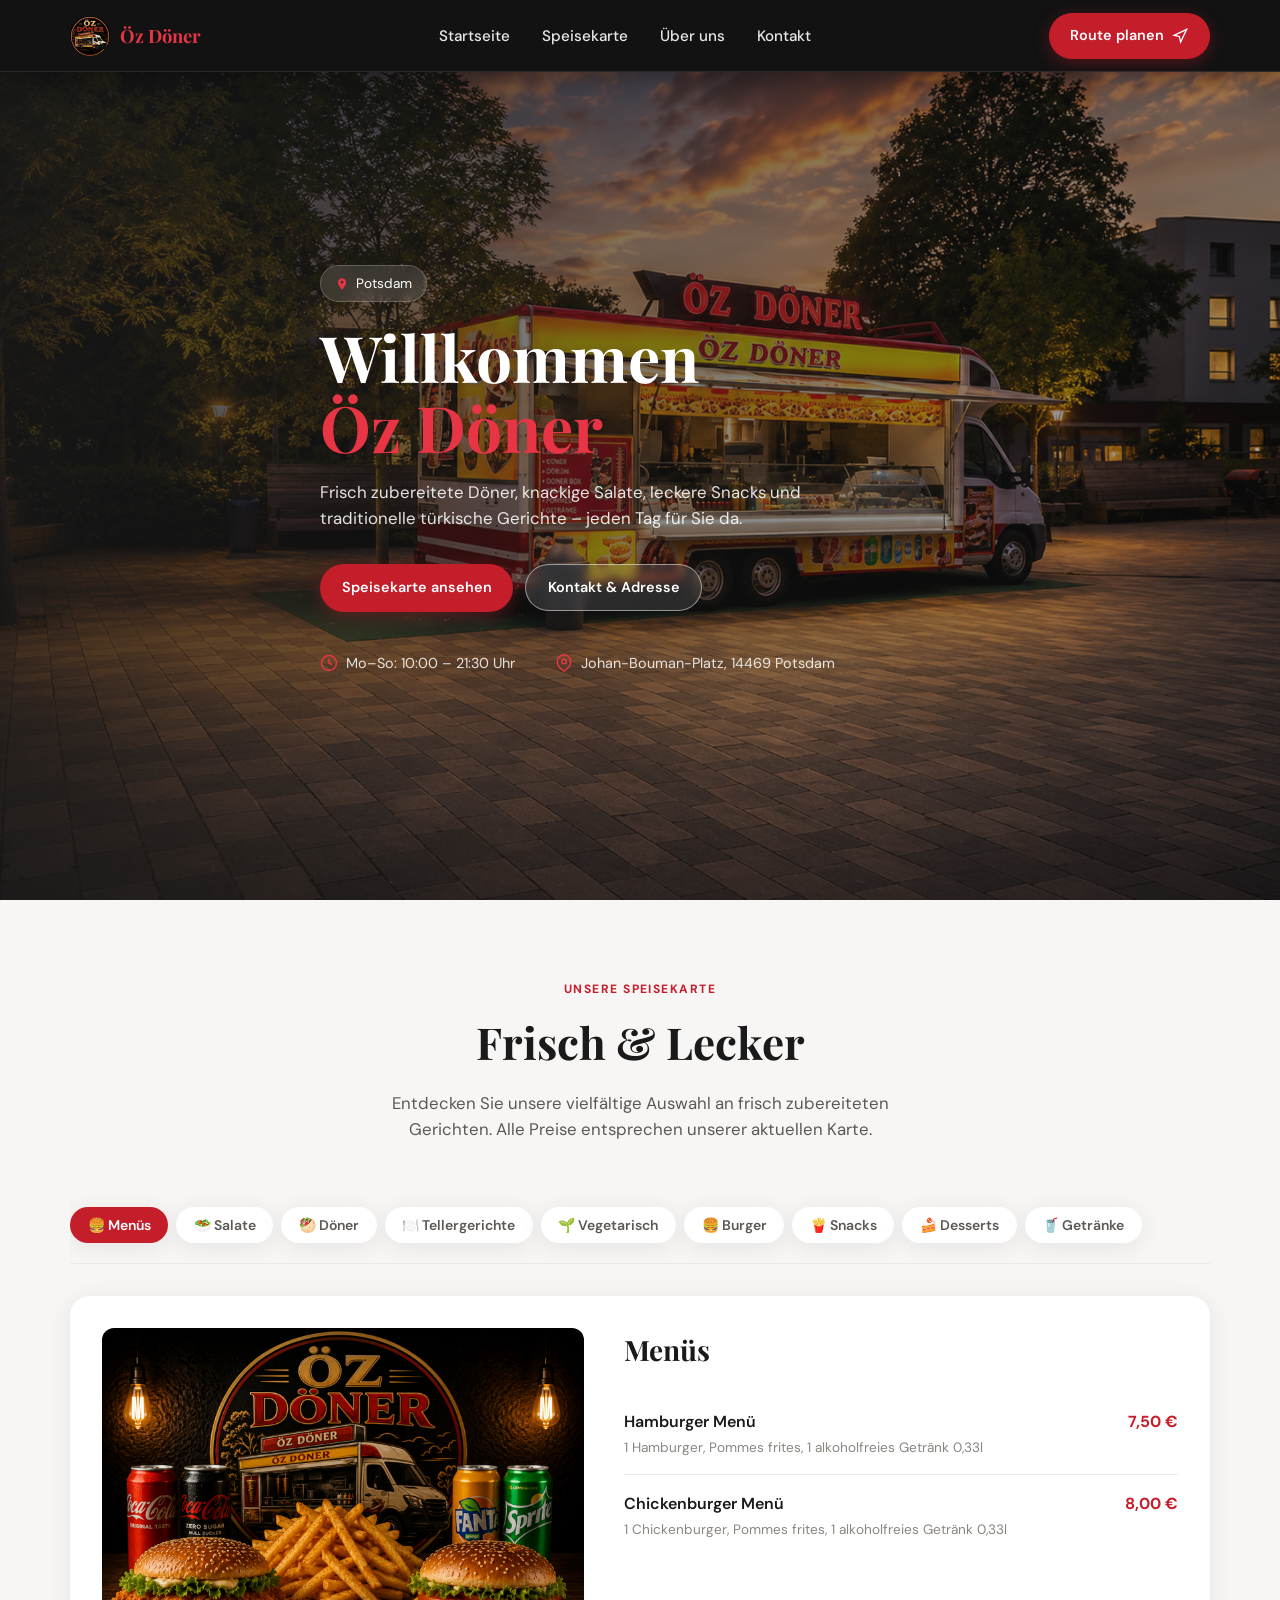
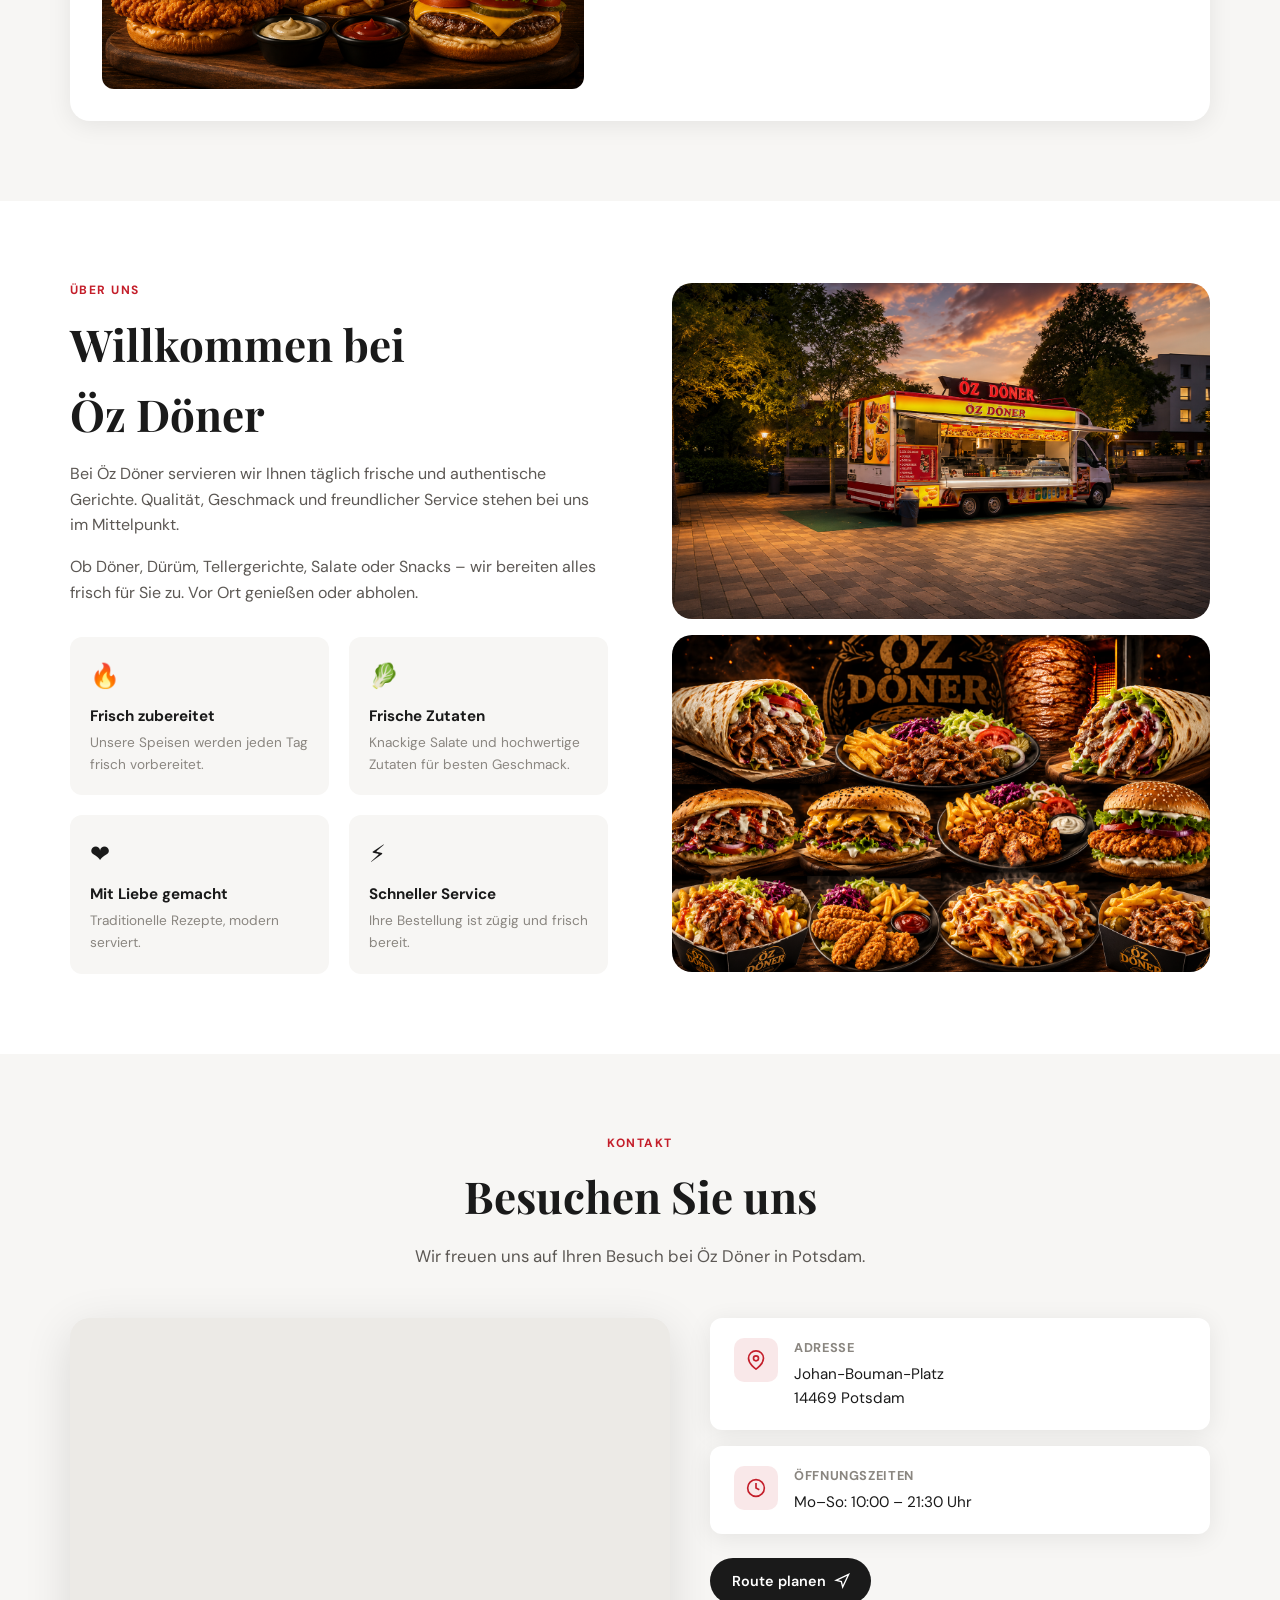
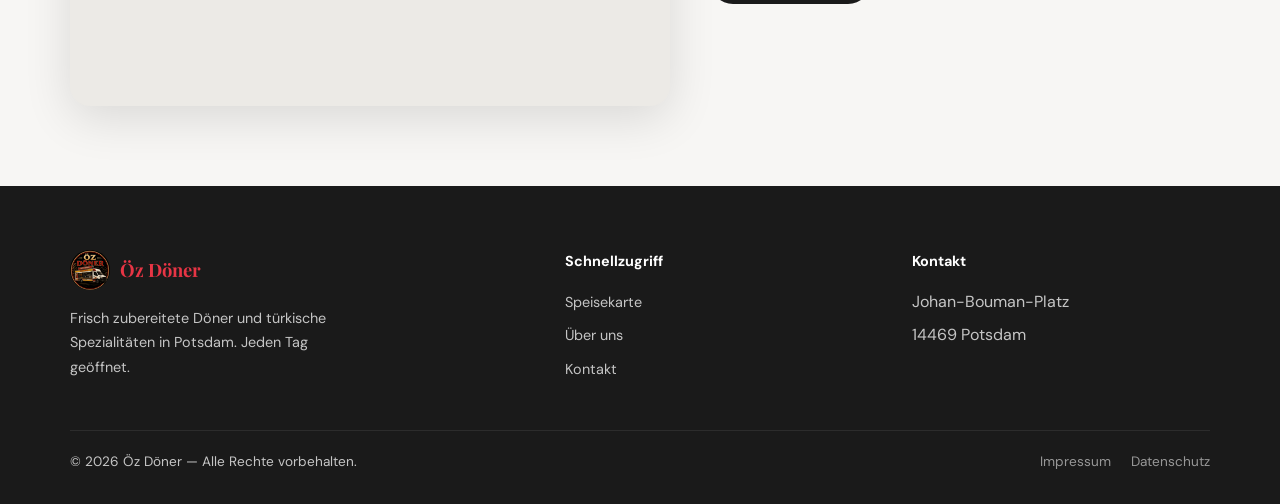
<file: index.html>
<!DOCTYPE html>
<html lang="de">
  <head>
    <meta charset="UTF-8" />
    <meta name="viewport" content="width=device-width, initial-scale=1.0" />
    <meta
      name="description"
      content="Öz Döner in Potsdam – Frische Döner, Salate, Snacks und türkische Spezialitäten."
    />
    <title>Startseite | Öz Döner</title>
    <link rel="icon" href="images/logo.png" type="image/png" />
    <link rel="apple-touch-icon" href="images/logo.png" />
    <link rel="preconnect" href="https://fonts.googleapis.com" />
    <link rel="preconnect" href="https://fonts.gstatic.com" crossorigin />
    <link
      href="https://fonts.googleapis.com/css2?family=DM+Sans:ital,opsz,wght@0,9..40,400;0,9..40,500;0,9..40,600;0,9..40,700;1,9..40,400&family=Playfair+Display:wght@600;700&display=swap"
      rel="stylesheet"
    />
    <link rel="stylesheet" href="css/style.css" />
    <link rel="stylesheet" href="css/legal.css" />
  </head>
  <body>
    <header class="site-header scrolled">
      <div class="container header-inner">
        <a href="#start" class="logo">
          <img class="logo-mark" src="images/logo.png" alt="Öz Döner" width="40" height="40" />
          <span>Öz Döner</span>
        </a>

        <button
          class="nav-toggle"
          type="button"
          aria-label="Menü öffnen"
          aria-expanded="false"
        >
          <span></span>
          <span></span>
          <span></span>
        </button>

        <nav class="nav-links" aria-label="Hauptnavigation">
          <a href="#start">Startseite</a>
          <a href="#speisekarte">Speisekarte</a>
          <a href="#ueber-uns">Über uns</a>
          <a href="#kontakt">Kontakt</a>
          <a class="btn btn-primary btn-order-mobile" href="#kontakt">Route planen</a>
        </nav>

        <a class="btn btn-primary header-cta-desktop" href="#kontakt">
          Route planen
          <svg xmlns="http://www.w3.org/2000/svg" viewBox="0 0 24 24" fill="none" stroke="currentColor" stroke-width="2" aria-hidden="true">
            <polygon points="3 11 22 2 13 21 11 13 3 11"></polygon>
          </svg>
        </a>
      </div>
    </header>
    <div class="nav-backdrop" hidden aria-hidden="true"></div>

    <main>
      <section class="hero" id="start">
        <div class="hero-bg" role="img" aria-label="Öz Döner"></div>
        <div class="container hero-content">
          <span class="hero-badge">
            <svg xmlns="http://www.w3.org/2000/svg" viewBox="0 0 24 24" fill="currentColor" aria-hidden="true">
              <path d="M12 2C8.13 2 5 5.13 5 9c0 5.25 7 13 7 13s7-7.75 7-13c0-3.87-3.13-7-7-7zm0 9.5a2.5 2.5 0 1 1 0-5 2.5 2.5 0 0 1 0 5z"/>
            </svg>
            Potsdam
          </span>
          <h1>Willkommen<br><span class="accent nowrap">Öz Döner</span></h1>
          <p class="hero-text">
            Frisch zubereitete Döner, knackige Salate, leckere Snacks und traditionelle
            türkische Gerichte – jeden Tag für Sie da.
          </p>
          <div class="hero-actions">
            <a href="#speisekarte" class="btn btn-primary">Speisekarte ansehen</a>
            <a class="btn btn-outline" href="#kontakt">Kontakt &amp; Adresse</a>
          </div>
          <div class="hero-meta">
            <span class="hero-meta-item">
              <svg xmlns="http://www.w3.org/2000/svg" viewBox="0 0 24 24" fill="none" stroke="currentColor" stroke-width="2" aria-hidden="true">
                <circle cx="12" cy="12" r="10"></circle>
                <polyline points="12 6 12 12 16 14"></polyline>
              </svg>
              Mo–So: 10:00 – 21:30 Uhr
            </span>
            <span class="hero-meta-item">
              <svg xmlns="http://www.w3.org/2000/svg" viewBox="0 0 24 24" fill="none" stroke="currentColor" stroke-width="2" aria-hidden="true">
                <path d="M21 10c0 7-9 13-9 13s-9-6-9-13a9 9 0 0 1 18 0z"></path>
                <circle cx="12" cy="10" r="3"></circle>
              </svg>
              Johan-Bouman-Platz, 14469 Potsdam
            </span>
          </div>
        </div>
      </section>

      <section class="section menu-section" id="speisekarte">
        <div class="container">
          <header class="section-header">
            <span class="section-label">Unsere Speisekarte</span>
            <h2 class="section-title">Frisch &amp; Lecker</h2>
            <p class="section-subtitle">
              Entdecken Sie unsere vielfältige Auswahl an frisch zubereiteten Gerichten.
              Alle Preise entsprechen unserer aktuellen Karte.
            </p>
          </header>

          <div class="menu-nav-wrap">
            <nav class="menu-nav" id="menu-nav" aria-label="Speisekarten-Kategorien"></nav>
          </div>

          <div class="menu-panel" id="menu-panel">
            <div class="menu-panel-visual">
              <img
                id="menu-category-image"
                src="images/backplan.png"
                alt="Menükategorie"
                width="600"
                height="450"
              />
            </div>
            <div class="menu-panel-content">
              <h3 class="menu-category-title" id="menu-category-title">Menüs</h3>
              <ul class="menu-list" id="menu-category-list"></ul>
            </div>
          </div>
        </div>
      </section>

      <section class="section" id="ueber-uns">
        <div class="container about-grid">
          <div class="about-text">
            <span class="section-label">Über uns</span>
            <h2 class="section-title">Willkommen bei<br><span class="nowrap">Öz Döner</span></h2>
            <p>
              Bei Öz Döner servieren wir Ihnen täglich frische und authentische Gerichte.
              Qualität, Geschmack und freundlicher Service stehen bei uns im Mittelpunkt.
            </p>
            <p>
              Ob Döner, Dürüm, Tellergerichte, Salate oder Snacks – wir bereiten alles
              frisch für Sie zu. Vor Ort genießen oder abholen.
            </p>
            <div class="features-grid">
              <div class="feature-card">
                <div class="feature-icon" aria-hidden="true">🔥</div>
                <h4>Frisch zubereitet</h4>
                <p>Unsere Speisen werden jeden Tag frisch vorbereitet.</p>
              </div>
              <div class="feature-card">
                <div class="feature-icon" aria-hidden="true">🥬</div>
                <h4>Frische Zutaten</h4>
                <p>Knackige Salate und hochwertige Zutaten für besten Geschmack.</p>
              </div>
              <div class="feature-card">
                <div class="feature-icon" aria-hidden="true">❤️</div>
                <h4>Mit Liebe gemacht</h4>
                <p>Traditionelle Rezepte, modern serviert.</p>
              </div>
              <div class="feature-card">
                <div class="feature-icon" aria-hidden="true">⚡</div>
                <h4>Schneller Service</h4>
                <p>Ihre Bestellung ist zügig und frisch bereit.</p>
              </div>
            </div>
          </div>
          <div class="about-gallery about-gallery-duo">
            <img src="images/backplan.png" alt="Öz Döner Restaurant" loading="lazy" width="800" height="450" />
            <img src="images/doner/doner.png" alt="Öz Döner Spezialitäten" loading="lazy" width="800" height="450" />
          </div>
        </div>
      </section>

      <section class="section contact-section" id="kontakt">
        <div class="container">
          <header class="section-header">
            <span class="section-label">Kontakt</span>
            <h2 class="section-title">Besuchen Sie uns</h2>
            <p class="section-subtitle">
              Wir freuen uns auf Ihren Besuch bei Öz Döner in Potsdam.
            </p>
          </header>

          <div class="contact-grid">
            <div class="map-wrap">
              <iframe
                title="Standort Öz Döner auf Google Maps"
                src="https://www.google.com/maps?q=Johan-Bouman-Platz,+14469+Potsdam&output=embed"
                allowfullscreen=""
                loading="lazy"
                referrerpolicy="no-referrer-when-downgrade"
              ></iframe>
            </div>

            <div class="contact-cards">
              <div class="contact-card">
                <div class="contact-card-icon" aria-hidden="true">
                  <svg xmlns="http://www.w3.org/2000/svg" viewBox="0 0 24 24" fill="none" stroke="currentColor" stroke-width="2">
                    <path d="M21 10c0 7-9 13-9 13s-9-6-9-13a9 9 0 0 1 18 0z"></path>
                    <circle cx="12" cy="10" r="3"></circle>
                  </svg>
                </div>
                <div>
                  <h4>Adresse</h4>
                  <p>Johan-Bouman-Platz<br />14469 Potsdam</p>
                </div>
              </div>

              <div class="contact-card">
                <div class="contact-card-icon" aria-hidden="true">
                  <svg xmlns="http://www.w3.org/2000/svg" viewBox="0 0 24 24" fill="none" stroke="currentColor" stroke-width="2">
                    <circle cx="12" cy="12" r="10"></circle>
                    <polyline points="12 6 12 12 16 14"></polyline>
                  </svg>
                </div>
                <div>
                  <h4>Öffnungszeiten</h4>
                  <p>Mo–So: 10:00 – 21:30 Uhr</p>
                </div>
              </div>

              <div class="contact-actions">
                <a
                  class="btn btn-dark"
                  href="https://www.google.com/maps/dir/?api=1&destination=Johan-Bouman-Platz,+14469+Potsdam"
                  target="_blank"
                  rel="noopener noreferrer"
                >
                  Route planen
                  <svg xmlns="http://www.w3.org/2000/svg" viewBox="0 0 24 24" fill="none" stroke="currentColor" stroke-width="2" aria-hidden="true">
                    <polygon points="3 11 22 2 13 21 11 13 3 11"></polygon>
                  </svg>
                </a>
              </div>
            </div>
          </div>
        </div>
      </section>
    </main>

    <footer class="site-footer">
      <div class="container">
        <div class="footer-grid">
          <div class="footer-brand">
            <a href="#start" class="logo">
              <img class="logo-mark" src="images/logo.png" alt="Öz Döner" width="40" height="40" />
              <span>Öz Döner</span>
            </a>
            <p>
              Frisch zubereitete Döner und türkische Spezialitäten in Potsdam.
              Jeden Tag geöffnet.
            </p>
          </div>
          <div class="footer-col">
            <h4>Schnellzugriff</h4>
            <ul>
              <li><a href="#speisekarte">Speisekarte</a></li>
              <li><a href="#ueber-uns">Über uns</a></li>
              <li><a href="#kontakt">Kontakt</a></li>
            </ul>
          </div>
          <div class="footer-col">
            <h4>Kontakt</h4>
            <ul>
              <li>Johan-Bouman-Platz</li>
              <li>14469 Potsdam</li>
            </ul>
          </div>
        </div>
        <div class="footer-bottom">
          <span>© 2026 Öz Döner — Alle Rechte vorbehalten.</span>
          <span class="footer-legal-links">
            <a href="impressum.html">Impressum</a>
            <a href="datenschutz.html">Datenschutz</a>
          </span>
        </div>
      </div>
    </footer>

    <script src="js/site-base.js"></script>
    <script src="js/menu.js"></script>
    <script src="js/main.js"></script>
  </body>
</html>
</file>
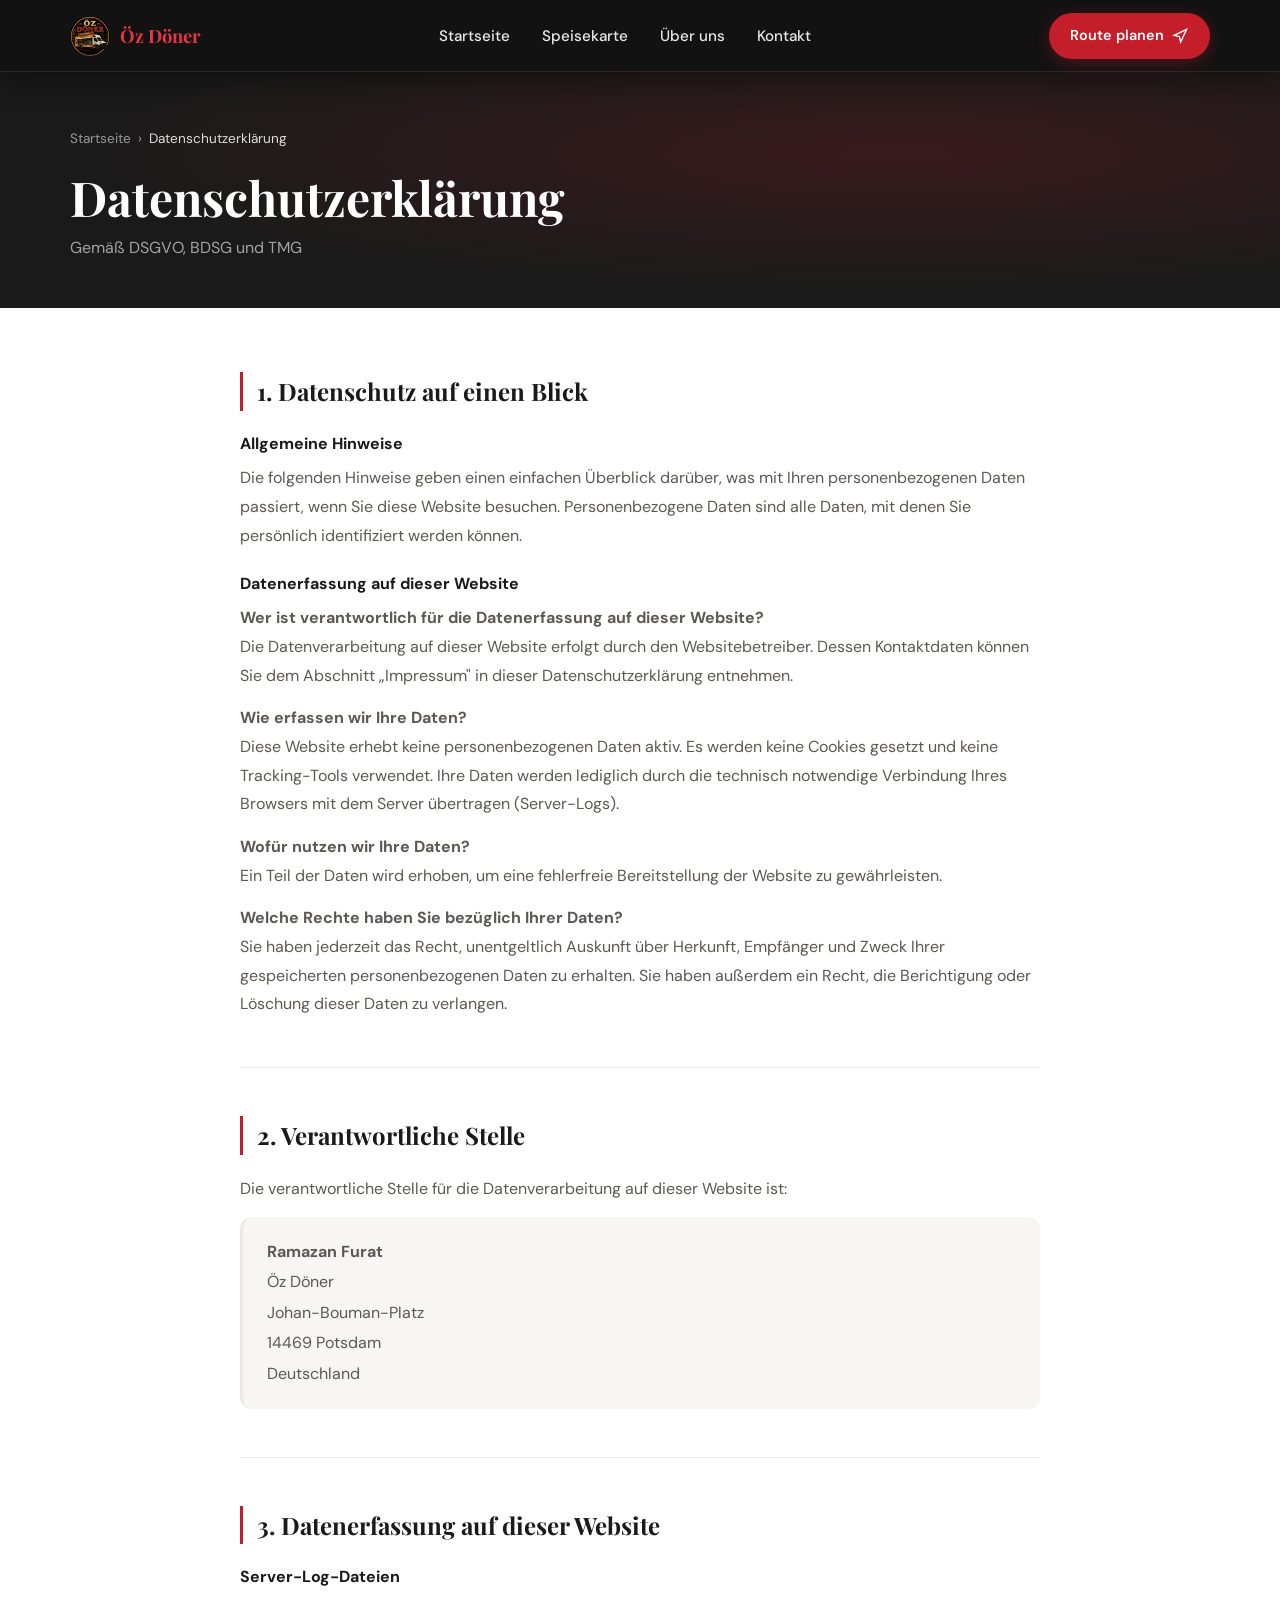
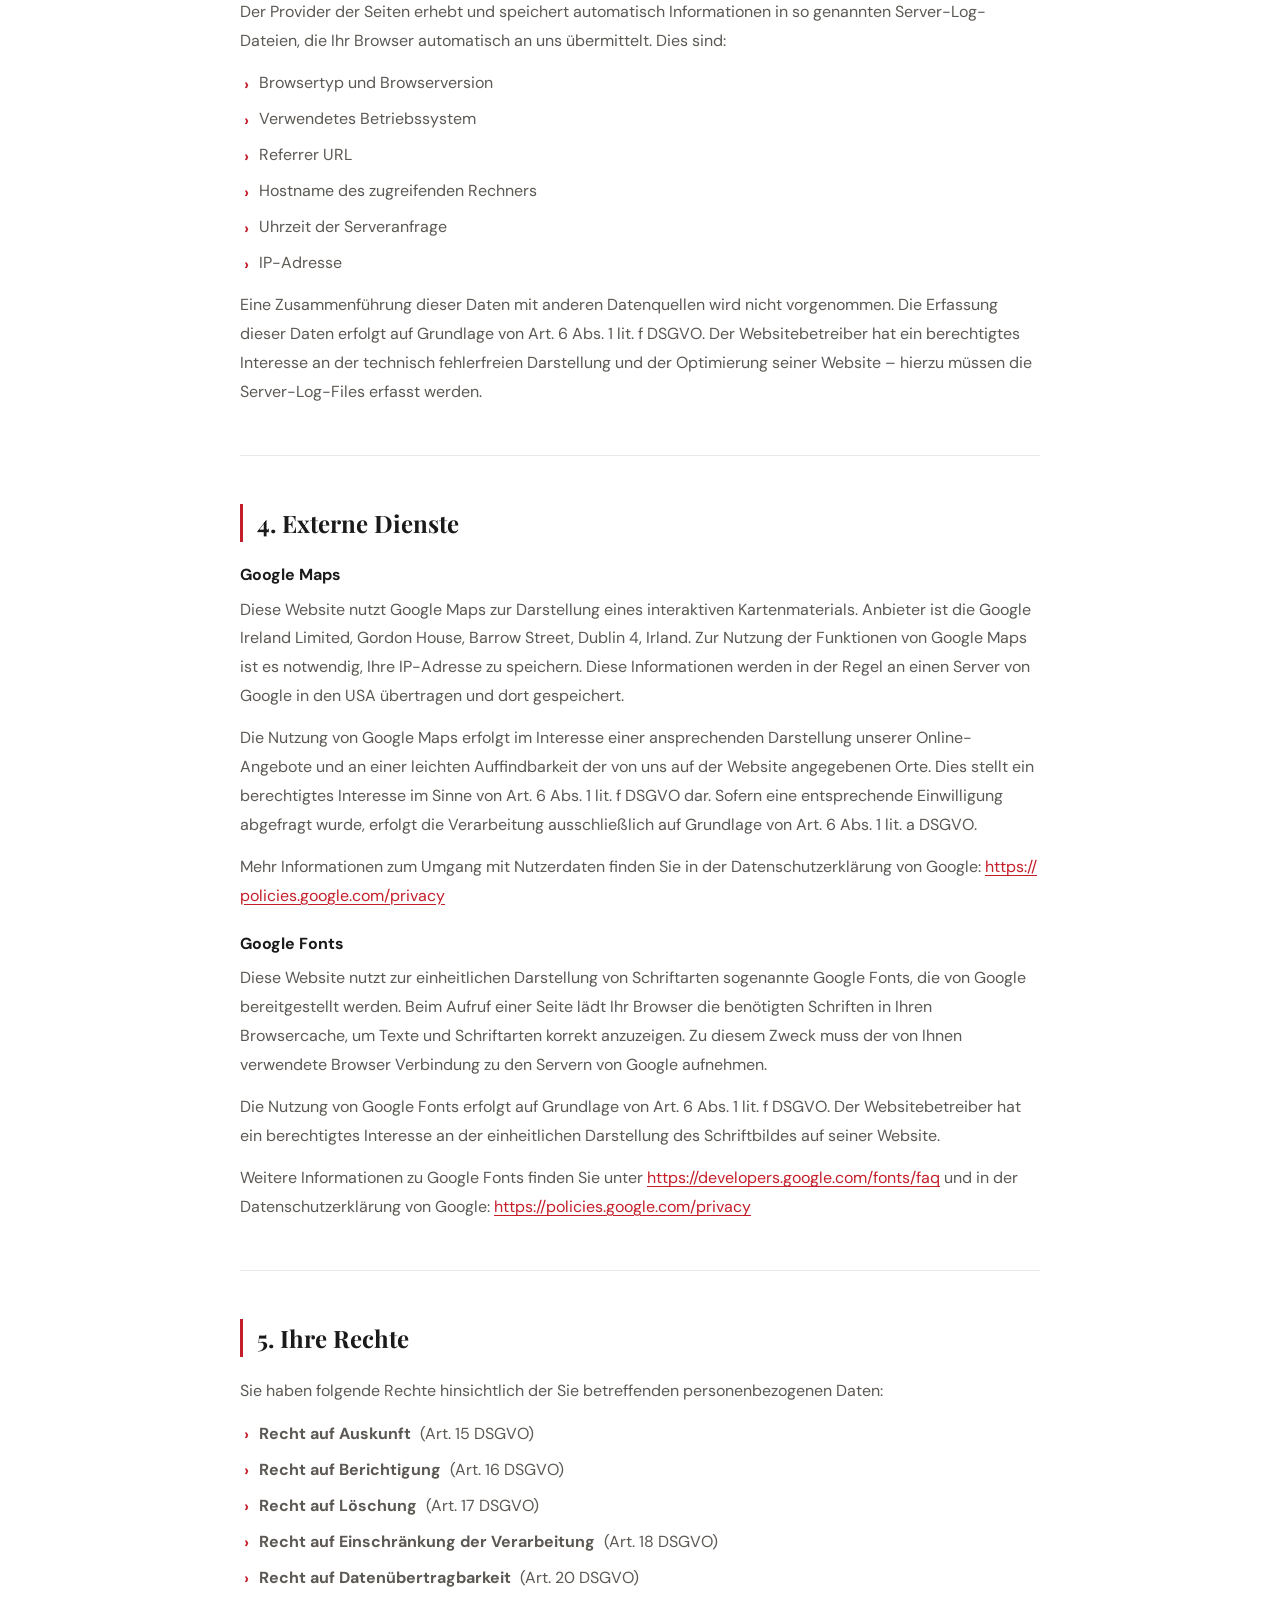
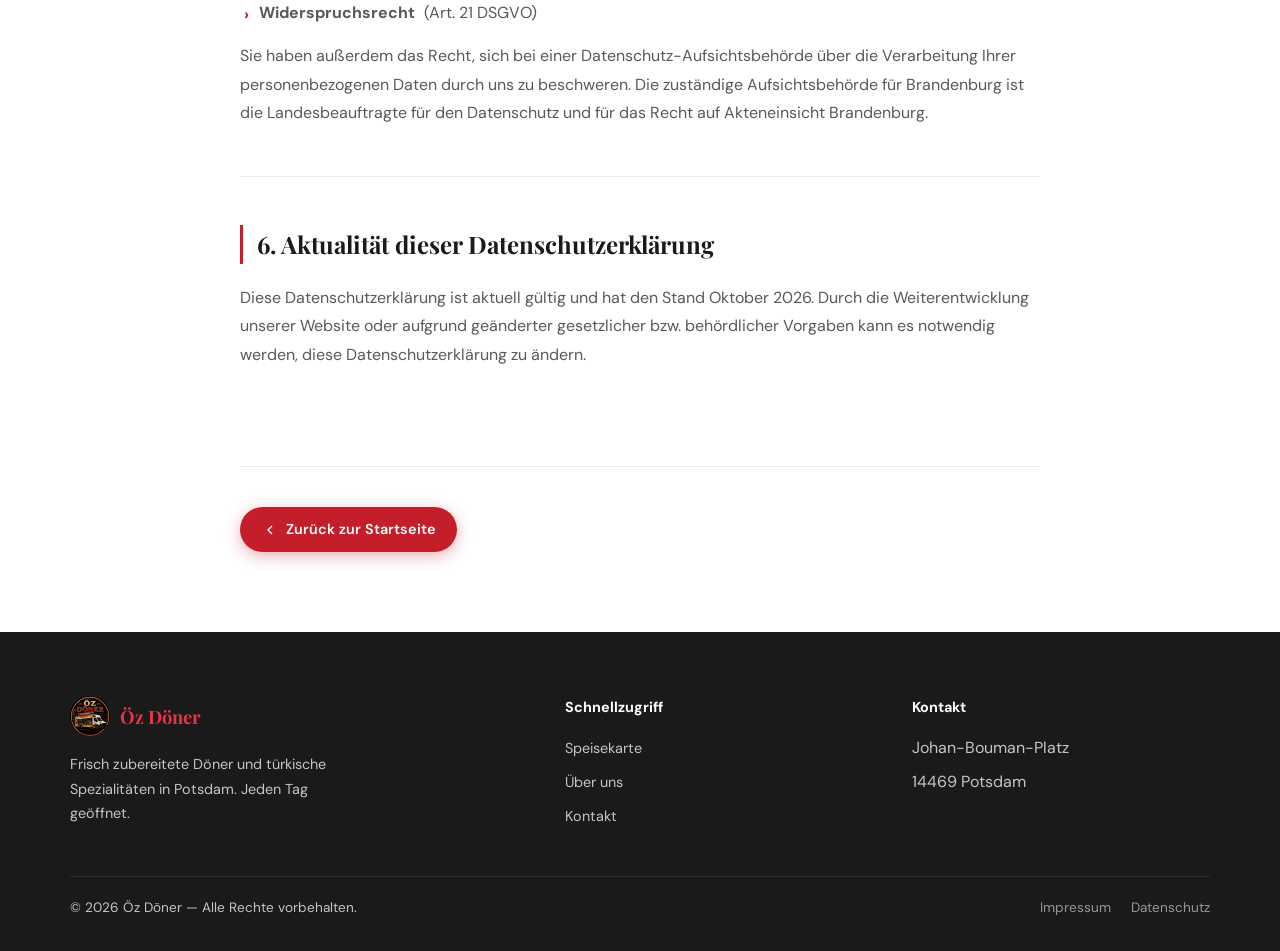
<file: datenschutz.html>
<!DOCTYPE html>
<html lang="de">
  <head>
    <meta charset="UTF-8" />
    <meta name="viewport" content="width=device-width, initial-scale=1.0" />
    <meta
      name="description"
      content="Datenschutzerklärung von Öz Döner in Potsdam – Informationen zum Datenschutz gemäß DSGVO."
    />
    <meta name="robots" content="noindex, follow" />
    <title>Datenschutzerklärung | Öz Döner</title>
    <link rel="icon" href="images/logo.png" type="image/png" />
    <link rel="apple-touch-icon" href="images/logo.png" />
    <link rel="preconnect" href="https://fonts.googleapis.com" />
    <link rel="preconnect" href="https://fonts.gstatic.com" crossorigin />
    <link
      href="https://fonts.googleapis.com/css2?family=DM+Sans:ital,opsz,wght@0,9..40,400;0,9..40,500;0,9..40,600;0,9..40,700;1,9..40,400&family=Playfair+Display:wght@600;700&display=swap"
      rel="stylesheet"
    />
    <link rel="stylesheet" href="css/style.css" />
    <link rel="stylesheet" href="css/legal.css" />
  </head>
  <body>
    <header class="site-header scrolled">
      <div class="container header-inner">
        <a href="index.html" class="logo">
          <img class="logo-mark" src="images/logo.png" alt="Öz Döner" width="40" height="40" />
          <span>Öz Döner</span>
        </a>

        <button
          class="nav-toggle"
          type="button"
          aria-label="Menü öffnen"
          aria-expanded="false"
        >
          <span></span>
          <span></span>
          <span></span>
        </button>

        <nav class="nav-links" aria-label="Hauptnavigation">
          <a href="index.html">Startseite</a>
          <a href="index.html#speisekarte">Speisekarte</a>
          <a href="index.html#ueber-uns">Über uns</a>
          <a href="index.html#kontakt">Kontakt</a>
          <a class="btn btn-primary btn-order-mobile" href="index.html#kontakt">Route planen</a>
        </nav>

        <a class="btn btn-primary header-cta-desktop" href="index.html#kontakt">
          Route planen
          <svg xmlns="http://www.w3.org/2000/svg" viewBox="0 0 24 24" fill="none" stroke="currentColor" stroke-width="2" aria-hidden="true">
            <polygon points="3 11 22 2 13 21 11 13 3 11"></polygon>
          </svg>
        </a>
      </div>
    </header>
    <div class="nav-backdrop" hidden aria-hidden="true"></div>

    <main>
      <div class="legal-hero">
        <div class="container">
          <nav class="breadcrumb" aria-label="Breadcrumb">
            <a href="index.html">Startseite</a>
            <span aria-hidden="true">›</span>
            <span aria-current="page">Datenschutzerklärung</span>
          </nav>
          <h1>Datenschutzerklärung</h1>
          <p class="legal-hero-sub">Gemäß DSGVO, BDSG und TMG</p>
        </div>
      </div>

      <div class="legal-body">
        <div class="container legal-container">

          <section class="legal-section">
            <h2>1. Datenschutz auf einen Blick</h2>
            <h3>Allgemeine Hinweise</h3>
            <p>
              Die folgenden Hinweise geben einen einfachen Überblick darüber, was mit Ihren personenbezogenen Daten passiert, wenn Sie diese Website besuchen. Personenbezogene Daten sind alle Daten, mit denen Sie persönlich identifiziert werden können.
            </p>

            <h3>Datenerfassung auf dieser Website</h3>
            <p>
              <strong>Wer ist verantwortlich für die Datenerfassung auf dieser Website?</strong><br />
              Die Datenverarbeitung auf dieser Website erfolgt durch den Websitebetreiber. Dessen Kontaktdaten können Sie dem Abschnitt „Impressum" in dieser Datenschutzerklärung entnehmen.
            </p>
            <p>
              <strong>Wie erfassen wir Ihre Daten?</strong><br />
              Diese Website erhebt keine personenbezogenen Daten aktiv. Es werden keine Cookies gesetzt und keine Tracking-Tools verwendet. Ihre Daten werden lediglich durch die technisch notwendige Verbindung Ihres Browsers mit dem Server übertragen (Server-Logs).
            </p>
            <p>
              <strong>Wofür nutzen wir Ihre Daten?</strong><br />
              Ein Teil der Daten wird erhoben, um eine fehlerfreie Bereitstellung der Website zu gewährleisten.
            </p>
            <p>
              <strong>Welche Rechte haben Sie bezüglich Ihrer Daten?</strong><br />
              Sie haben jederzeit das Recht, unentgeltlich Auskunft über Herkunft, Empfänger und Zweck Ihrer gespeicherten personenbezogenen Daten zu erhalten. Sie haben außerdem ein Recht, die Berichtigung oder Löschung dieser Daten zu verlangen.
            </p>
          </section>

          <section class="legal-section">
            <h2>2. Verantwortliche Stelle</h2>
            <p>Die verantwortliche Stelle für die Datenverarbeitung auf dieser Website ist:</p>
            <address>
              <strong>Ramazan Furat</strong><br />
              Öz Döner<br />
              Johan-Bouman-Platz<br />
              14469 Potsdam<br />
              Deutschland
            </address>
          </section>

          <section class="legal-section">
            <h2>3. Datenerfassung auf dieser Website</h2>

            <h3>Server-Log-Dateien</h3>
            <p>
              Der Provider der Seiten erhebt und speichert automatisch Informationen in so genannten Server-Log-Dateien, die Ihr Browser automatisch an uns übermittelt. Dies sind:
            </p>
            <ul class="legal-list">
              <li>Browsertyp und Browserversion</li>
              <li>Verwendetes Betriebssystem</li>
              <li>Referrer URL</li>
              <li>Hostname des zugreifenden Rechners</li>
              <li>Uhrzeit der Serveranfrage</li>
              <li>IP-Adresse</li>
            </ul>
            <p>
              Eine Zusammenführung dieser Daten mit anderen Datenquellen wird nicht vorgenommen. Die Erfassung dieser Daten erfolgt auf Grundlage von Art. 6 Abs. 1 lit. f DSGVO. Der Websitebetreiber hat ein berechtigtes Interesse an der technisch fehlerfreien Darstellung und der Optimierung seiner Website – hierzu müssen die Server-Log-Files erfasst werden.
            </p>
          </section>

          <section class="legal-section">
            <h2>4. Externe Dienste</h2>

            <h3>Google Maps</h3>
            <p>
              Diese Website nutzt Google Maps zur Darstellung eines interaktiven Kartenmaterials. Anbieter ist die Google Ireland Limited, Gordon House, Barrow Street, Dublin 4, Irland. Zur Nutzung der Funktionen von Google Maps ist es notwendig, Ihre IP-Adresse zu speichern. Diese Informationen werden in der Regel an einen Server von Google in den USA übertragen und dort gespeichert.
            </p>
            <p>
              Die Nutzung von Google Maps erfolgt im Interesse einer ansprechenden Darstellung unserer Online-Angebote und an einer leichten Auffindbarkeit der von uns auf der Website angegebenen Orte. Dies stellt ein berechtigtes Interesse im Sinne von Art. 6 Abs. 1 lit. f DSGVO dar. Sofern eine entsprechende Einwilligung abgefragt wurde, erfolgt die Verarbeitung ausschließlich auf Grundlage von Art. 6 Abs. 1 lit. a DSGVO.
            </p>
            <p>
              Mehr Informationen zum Umgang mit Nutzerdaten finden Sie in der Datenschutzerklärung von Google:
              <a href="https://policies.google.com/privacy" target="_blank" rel="noopener noreferrer" class="legal-link">https://policies.google.com/privacy</a>
            </p>

            <h3>Google Fonts</h3>
            <p>
              Diese Website nutzt zur einheitlichen Darstellung von Schriftarten sogenannte Google Fonts, die von Google bereitgestellt werden. Beim Aufruf einer Seite lädt Ihr Browser die benötigten Schriften in Ihren Browsercache, um Texte und Schriftarten korrekt anzuzeigen. Zu diesem Zweck muss der von Ihnen verwendete Browser Verbindung zu den Servern von Google aufnehmen.
            </p>
            <p>
              Die Nutzung von Google Fonts erfolgt auf Grundlage von Art. 6 Abs. 1 lit. f DSGVO. Der Websitebetreiber hat ein berechtigtes Interesse an der einheitlichen Darstellung des Schriftbildes auf seiner Website.
            </p>
            <p>
              Weitere Informationen zu Google Fonts finden Sie unter
              <a href="https://developers.google.com/fonts/faq" target="_blank" rel="noopener noreferrer" class="legal-link">https://developers.google.com/fonts/faq</a>
              und in der Datenschutzerklärung von Google:
              <a href="https://policies.google.com/privacy" target="_blank" rel="noopener noreferrer" class="legal-link">https://policies.google.com/privacy</a>
            </p>
          </section>

          <section class="legal-section">
            <h2>5. Ihre Rechte</h2>
            <p>Sie haben folgende Rechte hinsichtlich der Sie betreffenden personenbezogenen Daten:</p>
            <ul class="legal-list">
              <li><strong>Recht auf Auskunft</strong> (Art. 15 DSGVO)</li>
              <li><strong>Recht auf Berichtigung</strong> (Art. 16 DSGVO)</li>
              <li><strong>Recht auf Löschung</strong> (Art. 17 DSGVO)</li>
              <li><strong>Recht auf Einschränkung der Verarbeitung</strong> (Art. 18 DSGVO)</li>
              <li><strong>Recht auf Datenübertragbarkeit</strong> (Art. 20 DSGVO)</li>
              <li><strong>Widerspruchsrecht</strong> (Art. 21 DSGVO)</li>
            </ul>
            <p>
              Sie haben außerdem das Recht, sich bei einer Datenschutz-Aufsichtsbehörde über die Verarbeitung Ihrer personenbezogenen Daten durch uns zu beschweren. Die zuständige Aufsichtsbehörde für Brandenburg ist die Landesbeauftragte für den Datenschutz und für das Recht auf Akteneinsicht Brandenburg.
            </p>
          </section>

          <section class="legal-section">
            <h2>6. Aktualität dieser Datenschutzerklärung</h2>
            <p>
              Diese Datenschutzerklärung ist aktuell gültig und hat den Stand Oktober 2026. Durch die Weiterentwicklung unserer Website oder aufgrund geänderter gesetzlicher bzw. behördlicher Vorgaben kann es notwendig werden, diese Datenschutzerklärung zu ändern.
            </p>
          </section>

          <div class="legal-back">
            <a href="index.html" class="btn btn-primary">
              <svg xmlns="http://www.w3.org/2000/svg" viewBox="0 0 24 24" fill="none" stroke="currentColor" stroke-width="2" aria-hidden="true">
                <polyline points="15 18 9 12 15 6"></polyline>
              </svg>
              Zurück zur Startseite
            </a>
          </div>

        </div>
      </div>
    </main>

    <footer class="site-footer">
      <div class="container">
        <div class="footer-grid">
          <div class="footer-brand">
            <a href="index.html" class="logo">
              <img class="logo-mark" src="images/logo.png" alt="Öz Döner" width="40" height="40" />
              <span>Öz Döner</span>
            </a>
            <p>
              Frisch zubereitete Döner und türkische Spezialitäten in Potsdam.
              Jeden Tag geöffnet.
            </p>
          </div>
          <div class="footer-col">
            <h4>Schnellzugriff</h4>
            <ul>
              <li><a href="index.html#speisekarte">Speisekarte</a></li>
              <li><a href="index.html#ueber-uns">Über uns</a></li>
              <li><a href="index.html#kontakt">Kontakt</a></li>
            </ul>
          </div>
          <div class="footer-col">
            <h4>Kontakt</h4>
            <ul>
              <li>Johan-Bouman-Platz</li>
              <li>14469 Potsdam</li>
            </ul>
          </div>
        </div>
        <div class="footer-bottom">
          <span>© 2026 Öz Döner — Alle Rechte vorbehalten.</span>
          <span class="footer-legal-links">
            <a href="impressum.html">Impressum</a>
            <a href="datenschutz.html">Datenschutz</a>
          </span>
        </div>
      </div>
    </footer>

    <script src="js/site-base.js"></script>
  </body>
</html>
</file>
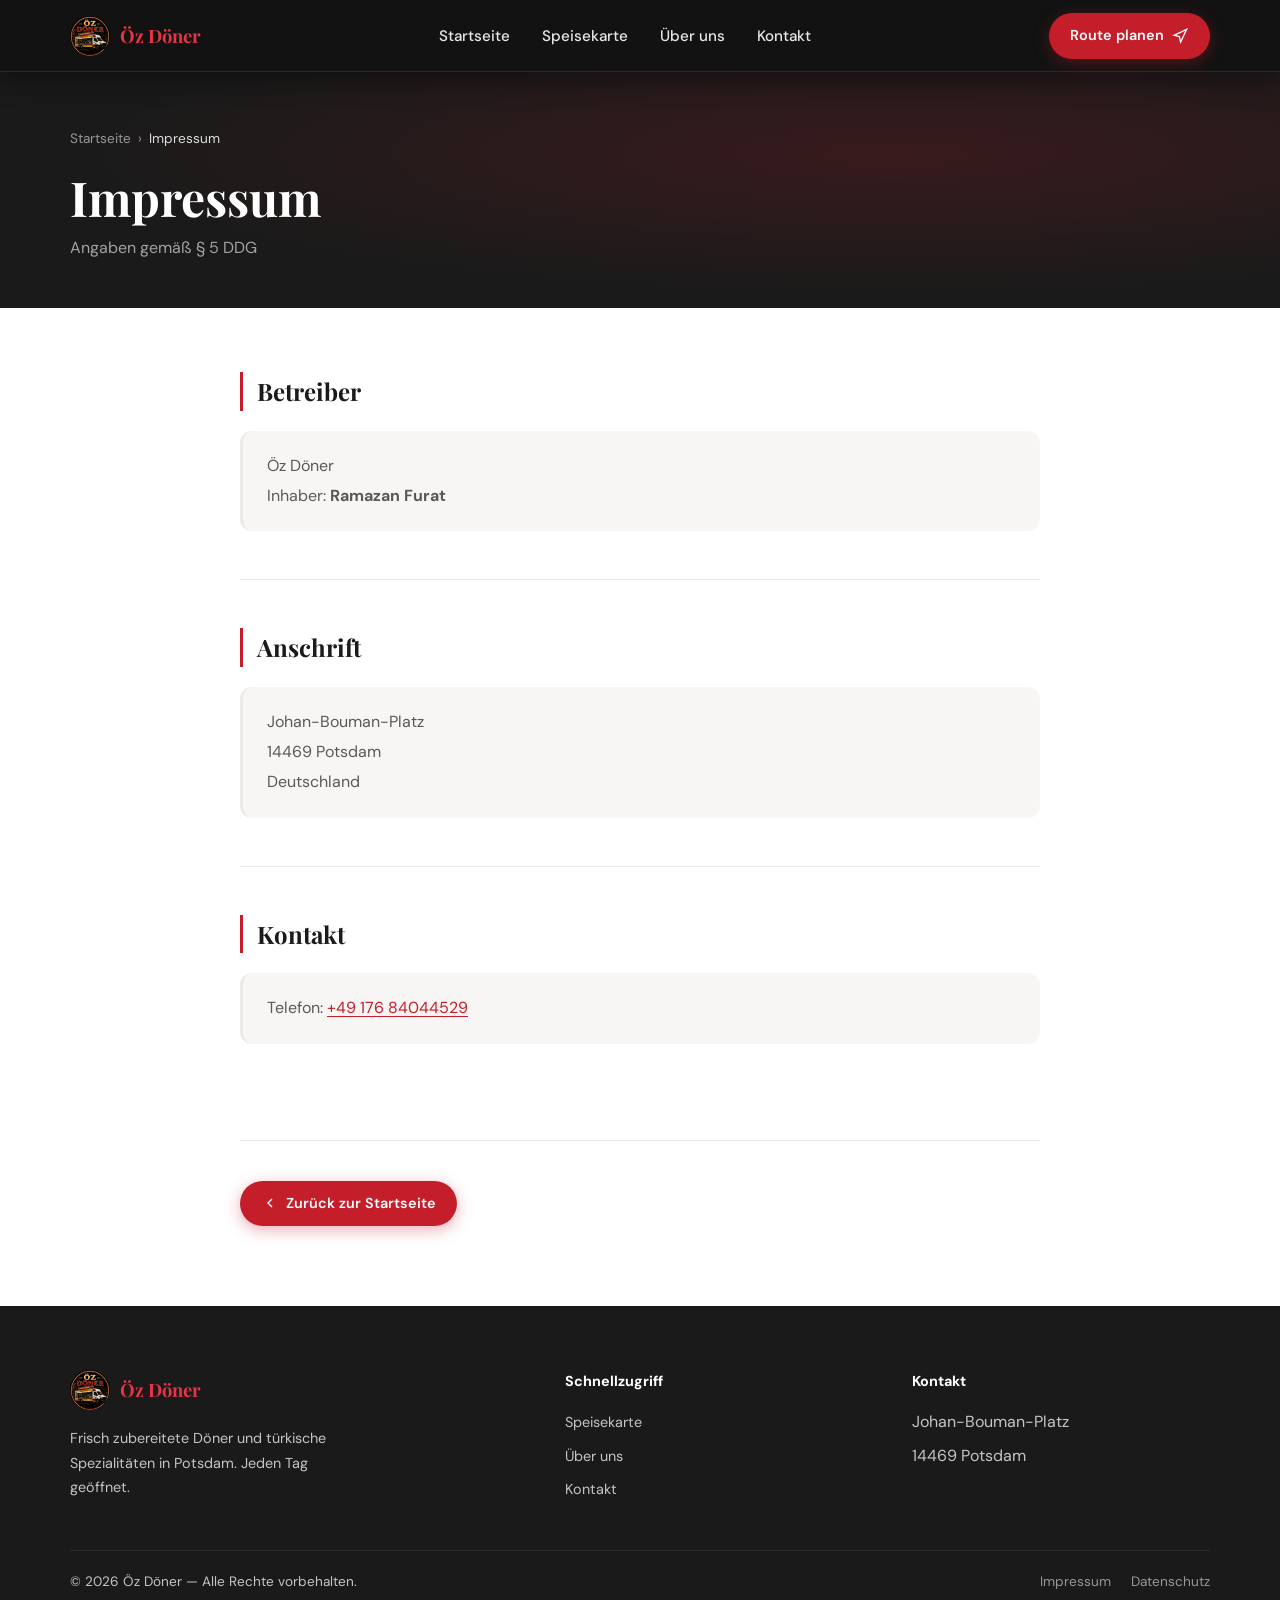
<file: impressum.html>
<!DOCTYPE html>
<html lang="de">
  <head>
    <meta charset="UTF-8" />
    <meta name="viewport" content="width=device-width, initial-scale=1.0" />
    <meta
      name="description"
      content="Impressum von Öz Döner in Potsdam – Angaben gemäß § 5 DDG."
    />
    <meta name="robots" content="noindex, follow" />
    <title>Impressum | Öz Döner</title>
    <link rel="icon" href="images/logo.png" type="image/png" />
    <link rel="apple-touch-icon" href="images/logo.png" />
    <link rel="preconnect" href="https://fonts.googleapis.com" />
    <link rel="preconnect" href="https://fonts.gstatic.com" crossorigin />
    <link
      href="https://fonts.googleapis.com/css2?family=DM+Sans:ital,opsz,wght@0,9..40,400;0,9..40,500;0,9..40,600;0,9..40,700;1,9..40,400&family=Playfair+Display:wght@600;700&display=swap"
      rel="stylesheet"
    />
    <link rel="stylesheet" href="css/style.css" />
    <link rel="stylesheet" href="css/legal.css" />
  </head>
  <body>
    <header class="site-header scrolled">
      <div class="container header-inner">
        <a href="index.html" class="logo">
          <img class="logo-mark" src="images/logo.png" alt="Öz Döner" width="40" height="40" />
          <span>Öz Döner</span>
        </a>

        <button
          class="nav-toggle"
          type="button"
          aria-label="Menü öffnen"
          aria-expanded="false"
        >
          <span></span>
          <span></span>
          <span></span>
        </button>

        <nav class="nav-links" aria-label="Hauptnavigation">
          <a href="index.html">Startseite</a>
          <a href="index.html#speisekarte">Speisekarte</a>
          <a href="index.html#ueber-uns">Über uns</a>
          <a href="index.html#kontakt">Kontakt</a>
          <a class="btn btn-primary btn-order-mobile" href="index.html#kontakt">Route planen</a>
        </nav>

        <a class="btn btn-primary header-cta-desktop" href="index.html#kontakt">
          Route planen
          <svg xmlns="http://www.w3.org/2000/svg" viewBox="0 0 24 24" fill="none" stroke="currentColor" stroke-width="2" aria-hidden="true">
            <polygon points="3 11 22 2 13 21 11 13 3 11"></polygon>
          </svg>
        </a>
      </div>
    </header>
    <div class="nav-backdrop" hidden aria-hidden="true"></div>

    <main>
      <div class="legal-hero">
        <div class="container">
          <nav class="breadcrumb" aria-label="Breadcrumb">
            <a href="index.html">Startseite</a>
            <span aria-hidden="true">›</span>
            <span aria-current="page">Impressum</span>
          </nav>
          <h1>Impressum</h1>
          <p class="legal-hero-sub">Angaben gemäß § 5 DDG</p>
        </div>
      </div>

      <div class="legal-body">
        <div class="container legal-container">

          <section class="legal-section">
            <h2>Betreiber</h2>
            <address>
              Öz Döner<br />
              Inhaber: <strong>Ramazan Furat</strong>
            </address>
          </section>

          <section class="legal-section">
            <h2>Anschrift</h2>
            <address>
              Johan-Bouman-Platz<br />
              14469 Potsdam<br />
              Deutschland
            </address>
          </section>

          <section class="legal-section">
            <h2>Kontakt</h2>
            <address>
              Telefon: <a href="tel:+4917684044529" class="legal-link">+49 176 84044529</a>
            </address>
          </section>

          <div class="legal-back">
            <a href="index.html" class="btn btn-primary">
              <svg xmlns="http://www.w3.org/2000/svg" viewBox="0 0 24 24" fill="none" stroke="currentColor" stroke-width="2" aria-hidden="true">
                <polyline points="15 18 9 12 15 6"></polyline>
              </svg>
              Zurück zur Startseite
            </a>
          </div>

        </div>
      </div>
    </main>

    <footer class="site-footer">
      <div class="container">
        <div class="footer-grid">
          <div class="footer-brand">
            <a href="index.html" class="logo">
              <img class="logo-mark" src="images/logo.png" alt="Öz Döner" width="40" height="40" />
              <span>Öz Döner</span>
            </a>
            <p>
              Frisch zubereitete Döner und türkische Spezialitäten in Potsdam.
              Jeden Tag geöffnet.
            </p>
          </div>
          <div class="footer-col">
            <h4>Schnellzugriff</h4>
            <ul>
              <li><a href="index.html#speisekarte">Speisekarte</a></li>
              <li><a href="index.html#ueber-uns">Über uns</a></li>
              <li><a href="index.html#kontakt">Kontakt</a></li>
            </ul>
          </div>
          <div class="footer-col">
            <h4>Kontakt</h4>
            <ul>
              <li>Johan-Bouman-Platz</li>
              <li>14469 Potsdam</li>
            </ul>
          </div>
        </div>
        <div class="footer-bottom">
          <span>© 2026 Öz Döner — Alle Rechte vorbehalten.</span>
          <span class="footer-legal-links">
            <a href="impressum.html">Impressum</a>
            <a href="datenschutz.html">Datenschutz</a>
          </span>
        </div>
      </div>
    </footer>

    <script src="js/site-base.js"></script>
  </body>
</html>
</file>
<file: css/style.css>
:root {
  --red: #c41e2a;
  --red-dark: #9e1520;
  --red-light: #e83545;
  --orange: #e85d2c;
  --dark: #1a1a1a;
  --dark-soft: #2d2d2d;
  --gray-100: #f7f6f4;
  --gray-200: #eceae6;
  --gray-400: #8a8680;
  --gray-600: #5c5854;
  --white: #ffffff;
  --shadow: 0 4px 24px rgba(0, 0, 0, 0.08);
  --shadow-lg: 0 12px 48px rgba(0, 0, 0, 0.12);
  --radius: 12px;
  --radius-lg: 20px;
  --font-sans: "DM Sans", system-ui, sans-serif;
  --font-serif: "Playfair Display", Georgia, serif;
  --header-h: 72px;
}

*,
*::before,
*::after {
  box-sizing: border-box;
  margin: 0;
  padding: 0;
}

html {
  scroll-behavior: smooth;
  scroll-padding-top: calc(var(--header-h) + 16px);
}

body {
  font-family: var(--font-sans);
  color: var(--dark);
  background: var(--white);
  line-height: 1.6;
  -webkit-font-smoothing: antialiased;
}

.nowrap {
  white-space: nowrap;
}

body.nav-open {
  overflow: hidden;
}

img {
  max-width: 100%;
  height: auto;
  display: block;
}

a {
  color: inherit;
  text-decoration: none;
}

ul {
  list-style: none;
}

.container {
  width: min(1140px, 100% - 2rem);
  margin-inline: auto;
}

.site-header {
  position: fixed;
  top: 0;
  left: 0;
  right: 0;
  z-index: 1100;
  height: var(--header-h);
  background: #121212;
  box-shadow: 0 4px 24px rgba(0, 0, 0, 0.35);
  border-bottom: 1px solid rgba(255, 255, 255, 0.1);
  transition: box-shadow 0.3s;
  isolation: isolate;
}

.site-header.scrolled {
  box-shadow: 0 6px 28px rgba(0, 0, 0, 0.45);
}

.header-inner {
  position: relative;
  z-index: 2;
  display: flex;
  align-items: center;
  justify-content: space-between;
  height: var(--header-h);
  gap: 1rem;
}

.nav-backdrop {
  position: fixed;
  inset: 0;
  z-index: 1050;
  background: rgba(0, 0, 0, 0.6);
  opacity: 0;
  visibility: hidden;
  pointer-events: none;
  transition: opacity 0.3s ease, visibility 0.3s ease;
  border: none;
  padding: 0;
  cursor: pointer;
}

.nav-backdrop.is-visible {
  opacity: 1;
  visibility: visible;
  pointer-events: auto;
}

.logo {
  display: flex;
  align-items: center;
  gap: 0.65rem;
  font-family: var(--font-serif);
  font-size: 1.15rem;
  font-weight: 700;
  color: var(--white);
  white-space: nowrap;
}

.logo > span {
  color: var(--red-light);
}

.logo-mark {
  width: 40px;
  height: 40px;
  border-radius: 50%;
  object-fit: cover;
  flex-shrink: 0;
  display: block;
}

.nav-links {
  display: flex;
  align-items: center;
  gap: 2rem;
}

.nav-links a {
  color: rgba(255, 255, 255, 0.9);
  font-size: 0.95rem;
  font-weight: 500;
  transition: color 0.2s;
}

.nav-links a:hover {
  color: var(--white);
}

.nav-toggle {
  display: none;
  flex-direction: column;
  gap: 5px;
  background: none;
  border: none;
  cursor: pointer;
  padding: 8px;
  position: relative;
  z-index: 3;
}

.nav-toggle span {
  display: block;
  width: 24px;
  height: 2px;
  background: var(--white);
  border-radius: 2px;
  transition: transform 0.3s, opacity 0.3s;
}

.btn {
  display: inline-flex;
  align-items: center;
  justify-content: center;
  gap: 0.5rem;
  padding: 0.7rem 1.35rem;
  border-radius: 999px;
  font-weight: 600;
  font-size: 0.9rem;
  border: none;
  cursor: pointer;
  transition: transform 0.2s, box-shadow 0.2s, background 0.2s;
  white-space: nowrap;
}

.btn:hover {
  transform: translateY(-1px);
}

.btn-primary {
  background: var(--red);
  color: var(--white);
  box-shadow: 0 4px 16px rgba(196, 30, 42, 0.35);
}

.btn-primary:hover {
  background: var(--red-light);
}

.btn-outline {
  background: rgba(255, 255, 255, 0.12);
  color: var(--white);
  border: 1.5px solid rgba(255, 255, 255, 0.5);
  backdrop-filter: blur(4px);
}

.btn-outline:hover {
  background: rgba(255, 255, 255, 0.2);
  border-color: var(--white);
}

.btn-dark {
  background: var(--dark);
  color: var(--white);
}

.btn-dark:hover {
  background: var(--dark-soft);
}

.btn svg {
  width: 16px;
  height: 16px;
}

.hero {
  position: relative;
  min-height: 100svh;
  display: flex;
  align-items: center;
  padding-top: var(--header-h);
  overflow: hidden;
}

.hero-bg {
  position: absolute;
  inset: 0;
  background: url("../images/backplan.png") center / cover no-repeat;
}

.hero-bg::after {
  content: "";
  position: absolute;
  inset: 0;
  background: linear-gradient(
    105deg,
    rgba(26, 26, 26, 0.88) 0%,
    rgba(26, 26, 26, 0.55) 45%,
    rgba(26, 26, 26, 0.35) 100%
  );
}

.hero-content {
  position: relative;
  z-index: 1;
  padding: 3rem 0 5rem;
  max-width: 640px;
}

.hero-badge {
  display: inline-flex;
  align-items: center;
  gap: 0.4rem;
  padding: 0.4rem 0.9rem;
  background: rgba(255, 255, 255, 0.12);
  border: 1px solid rgba(255, 255, 255, 0.2);
  border-radius: 999px;
  color: var(--white);
  font-size: 0.85rem;
  margin-bottom: 1.25rem;
  backdrop-filter: blur(8px);
}

.hero-badge svg {
  width: 14px;
  height: 14px;
  color: var(--red-light);
}

.hero h1 {
  font-family: var(--font-serif);
  font-size: clamp(2.5rem, 6vw, 4rem);
  font-weight: 700;
  color: var(--white);
  line-height: 1.1;
  margin-bottom: 1rem;
}

.hero h1 .accent {
  color: var(--red-light);
}

.hero-text {
  color: rgba(255, 255, 255, 0.88);
  font-size: 1.05rem;
  max-width: 520px;
  margin-bottom: 2rem;
}

.hero-actions {
  display: flex;
  flex-wrap: wrap;
  gap: 0.75rem;
  margin-bottom: 2.5rem;
}

.hero-meta {
  display: flex;
  flex-wrap: wrap;
  gap: 1.5rem 2.5rem;
  color: rgba(255, 255, 255, 0.85);
  font-size: 0.9rem;
}

.hero-meta-item {
  display: flex;
  align-items: center;
  gap: 0.5rem;
}

.hero-meta svg {
  width: 18px;
  height: 18px;
  color: var(--red-light);
  flex-shrink: 0;
}

.section {
  padding: 5rem 0;
}

.section-label {
  display: block;
  font-size: 0.75rem;
  font-weight: 700;
  letter-spacing: 0.12em;
  text-transform: uppercase;
  color: var(--red);
  margin-bottom: 0.5rem;
}

.section-title {
  font-family: var(--font-serif);
  font-size: clamp(2rem, 4vw, 2.75rem);
  font-weight: 700;
  color: var(--dark);
  margin-bottom: 0.75rem;
}

.section-subtitle {
  color: var(--gray-600);
  font-size: 1.05rem;
  max-width: 560px;
}

.section-header {
  text-align: center;
  margin-bottom: 3rem;
}

.section-header .section-subtitle {
  margin-inline: auto;
}

.menu-section {
  background: var(--gray-100);
}

.menu-nav-wrap {
  position: sticky;
  top: var(--header-h);
  z-index: 50;
  background: var(--gray-100);
  padding: 1rem 0;
  margin-bottom: 2rem;
  border-bottom: 1px solid var(--gray-200);
  overflow-x: auto;
  overflow-y: hidden;
  -webkit-overflow-scrolling: touch;
  overscroll-behavior-x: contain;
  touch-action: pan-x;
  scrollbar-width: none;
  -ms-overflow-style: none;
}

.menu-nav-wrap::-webkit-scrollbar {
  display: none;
}

.menu-nav {
  display: inline-flex;
  flex-wrap: nowrap;
  gap: 0.5rem;
  width: max-content;
  min-width: 100%;
  padding-bottom: 0.25rem;
}

.menu-pill {
  flex-shrink: 0;
  padding: 0.55rem 1.1rem;
  border-radius: 999px;
  border: none;
  background: var(--white);
  color: var(--gray-600);
  font-family: inherit;
  font-size: 0.875rem;
  font-weight: 600;
  cursor: pointer;
  box-shadow: var(--shadow);
  transition: background 0.2s, color 0.2s, transform 0.2s;
}

.menu-pill:hover {
  color: var(--dark);
}

.menu-pill.active {
  background: var(--red);
  color: var(--white);
}

.menu-panel {
  display: grid;
  grid-template-columns: 1fr 1.15fr;
  gap: 2.5rem;
  align-items: start;
  background: var(--white);
  border-radius: var(--radius-lg);
  padding: 2rem;
  box-shadow: var(--shadow);
}

.menu-panel-visual {
  position: sticky;
  top: calc(var(--header-h) + 5rem);
}

.menu-panel-visual img {
  border-radius: var(--radius);
  aspect-ratio: 4/3;
  object-fit: cover;
  width: 100%;
  transition: opacity 0.25s ease;
}

.menu-panel-visual img.is-changing {
  opacity: 0.6;
}

.menu-category-title {
  font-family: var(--font-serif);
  font-size: 1.75rem;
  margin-bottom: 1.25rem;
  color: var(--dark);
}

.menu-panel-content {
  min-height: 280px;
}

.menu-list {
  display: flex;
  flex-direction: column;
}

.menu-item {
  display: flex;
  justify-content: space-between;
  align-items: flex-start;
  gap: 1rem;
  padding: 1rem 0;
  border-bottom: 1px solid var(--gray-200);
}

.menu-item:last-child {
  border-bottom: none;
}

.menu-item-name {
  display: block;
  font-weight: 600;
  font-size: 1rem;
  color: var(--dark);
}

.menu-item-desc {
  display: block;
  font-size: 0.85rem;
  color: var(--gray-400);
  margin-top: 0.15rem;
}

.menu-item-price {
  font-weight: 700;
  color: var(--red);
  font-size: 1rem;
  white-space: nowrap;
}

.about-grid {
  display: grid;
  grid-template-columns: 1fr 1fr;
  gap: 4rem;
  align-items: center;
}

.about-text p {
  color: var(--gray-600);
  margin-bottom: 1rem;
}

.features-grid {
  display: grid;
  grid-template-columns: 1fr 1fr;
  gap: 1.25rem;
  margin-top: 2rem;
}

.feature-card {
  padding: 1.25rem;
  background: var(--gray-100);
  border-radius: var(--radius);
}

.feature-icon {
  font-size: 1.5rem;
  margin-bottom: 0.5rem;
}

.feature-card h4 {
  font-size: 0.95rem;
  margin-bottom: 0.25rem;
}

.feature-card p {
  font-size: 0.85rem;
  color: var(--gray-400);
  margin: 0;
}

.about-gallery-duo {
  display: flex;
  flex-direction: column;
  gap: 1rem;
}

.about-gallery-duo img {
  border-radius: var(--radius-lg);
  object-fit: cover;
  width: 100%;
  aspect-ratio: 16/10;
}

.contact-section {
  background: var(--gray-100);
}

.contact-grid {
  display: grid;
  grid-template-columns: 1.2fr 1fr;
  gap: 2.5rem;
  align-items: start;
}

.map-wrap {
  border-radius: var(--radius-lg);
  overflow: hidden;
  box-shadow: var(--shadow-lg);
  min-height: 380px;
  background: var(--gray-200);
}

.map-wrap iframe {
  width: 100%;
  height: 100%;
  min-height: 380px;
  border: 0;
}

.contact-cards {
  display: flex;
  flex-direction: column;
  gap: 1rem;
}

.contact-card {
  display: flex;
  gap: 1rem;
  padding: 1.25rem 1.5rem;
  background: var(--white);
  border-radius: var(--radius);
  box-shadow: var(--shadow);
}

.contact-card-icon {
  width: 44px;
  height: 44px;
  border-radius: 10px;
  background: rgba(196, 30, 42, 0.1);
  color: var(--red);
  display: grid;
  place-items: center;
  flex-shrink: 0;
}

.contact-card-icon svg {
  width: 20px;
  height: 20px;
}

.contact-card h4 {
  font-size: 0.8rem;
  font-weight: 700;
  text-transform: uppercase;
  letter-spacing: 0.05em;
  color: var(--gray-400);
  margin-bottom: 0.2rem;
}

.contact-card p,
.contact-card a {
  font-size: 0.95rem;
  color: var(--dark);
}

.contact-actions {
  display: flex;
  flex-wrap: wrap;
  gap: 0.75rem;
  margin-top: 0.5rem;
}

.site-footer {
  background: var(--dark);
  color: rgba(255, 255, 255, 0.75);
  padding: 4rem 0 2rem;
}

.footer-grid {
  display: grid;
  grid-template-columns: 1.5fr 1fr 1fr;
  gap: 3rem;
  margin-bottom: 3rem;
}

.footer-brand .logo {
  margin-bottom: 1rem;
}

.footer-brand .logo > span {
  color: var(--red-light);
}

.footer-brand p {
  font-size: 0.9rem;
  line-height: 1.7;
  max-width: 280px;
}

.footer-col h4 {
  color: var(--white);
  font-size: 0.9rem;
  margin-bottom: 1rem;
}

.footer-col ul {
  display: flex;
  flex-direction: column;
  gap: 0.5rem;
}

.footer-col a {
  font-size: 0.9rem;
  transition: color 0.2s;
}

.footer-col a:hover {
  color: var(--white);
}

.footer-bottom {
  padding-top: 1.25rem;
  margin-top: 1.25rem;
  border-top: 1px solid rgba(255, 255, 255, 0.08);
  display: flex;
  flex-wrap: wrap;
  justify-content: space-between;
  gap: 0.5rem;
  font-size: 0.85rem;
}

@media (max-width: 900px) {
  .menu-panel {
    grid-template-columns: 1fr;
  }

  .menu-panel-visual {
    position: static;
  }

  .about-grid,
  .contact-grid,
  .footer-grid {
    grid-template-columns: 1fr;
  }

  .about-gallery {
    order: -1;
  }

  .features-grid {
    grid-template-columns: 1fr;
  }
}

@media (max-width: 768px) {
  .menu-nav-wrap {
    margin-inline: -1rem;
    padding-inline: 1rem;
  }

  .nav-toggle {
    display: flex;
  }

  .nav-links {
    position: fixed;
    top: 0;
    right: 0;
    left: auto;
    width: min(300px, 88vw);
    height: 100%;
    z-index: 1060;
    flex-direction: column;
    align-items: stretch;
    padding: calc(var(--header-h) + 1.5rem) 1.5rem 2rem;
    gap: 0;
    background: #121212;
    box-shadow: -8px 0 32px rgba(0, 0, 0, 0.35);
    transform: translateX(100%);
    transition: transform 0.35s ease;
    overflow-y: auto;
    -webkit-overflow-scrolling: touch;
  }

  .nav-links.open {
    transform: translateX(0);
  }

  .nav-links a:not(.btn) {
    padding: 1rem 0;
    font-size: 1.1rem;
    color: #ffffff;
    border-bottom: 1px solid rgba(255, 255, 255, 0.12);
  }

  .header-cta-desktop {
    display: none;
  }

  .nav-links .btn-order-mobile {
    display: inline-flex;
    margin-top: 1.5rem;
    width: 100%;
    justify-content: center;
  }

  .hero-content {
    padding-bottom: 3rem;
  }

  .section {
    padding: 3.5rem 0;
  }

  .menu-panel {
    padding: 1.25rem;
  }
}

@media (min-width: 769px) {
  .nav-links .btn-order-mobile {
    display: none;
  }
}
</file>
<file: css/legal.css>
/* ============================================================
   legal.css – Impressum & Datenschutz pages
   ============================================================ */

/* ── Hero ────────────────────────────────────────────────── */
.legal-hero {
  background: var(--dark);
  padding: calc(var(--header-h) + 3.5rem) 0 3rem;
  position: relative;
  overflow: hidden;
}

.legal-hero::before {
  content: "";
  position: absolute;
  inset: 0;
  background: radial-gradient(ellipse at 70% 50%, rgba(196, 30, 42, 0.18) 0%, transparent 65%);
  pointer-events: none;
}

.legal-hero .container {
  position: relative;
  z-index: 1;
}

.breadcrumb {
  display: flex;
  align-items: center;
  gap: 0.45rem;
  font-size: 0.85rem;
  color: rgba(255, 255, 255, 0.55);
  margin-bottom: 1.25rem;
  flex-wrap: wrap;
}

.breadcrumb a {
  color: rgba(255, 255, 255, 0.55);
  transition: color 0.2s;
}

.breadcrumb a:hover {
  color: var(--red-light);
}

.breadcrumb span[aria-current="page"] {
  color: rgba(255, 255, 255, 0.85);
}

.legal-hero h1 {
  font-family: var(--font-serif);
  font-size: clamp(2rem, 5vw, 3rem);
  font-weight: 700;
  color: var(--white);
  line-height: 1.15;
  margin-bottom: 0.6rem;
}

.legal-hero-sub {
  color: rgba(255, 255, 255, 0.6);
  font-size: 1rem;
}

/* ── Body ────────────────────────────────────────────────── */
.legal-body {
  padding: 4rem 0 5rem;
  background: var(--white);
}

.legal-container {
  max-width: 800px;
}

/* ── Section ─────────────────────────────────────────────── */
.legal-section {
  margin-bottom: 3rem;
  padding-bottom: 3rem;
  border-bottom: 1px solid var(--gray-200);
}

.legal-section:last-of-type {
  border-bottom: none;
}

.legal-section h2 {
  font-family: var(--font-serif);
  font-size: 1.5rem;
  font-weight: 700;
  color: var(--dark);
  margin-bottom: 1.25rem;
  padding-left: 0.85rem;
  border-left: 3px solid var(--red);
}

.legal-section h3 {
  font-size: 1rem;
  font-weight: 700;
  color: var(--dark);
  margin: 1.25rem 0 0.5rem;
}

.legal-section p {
  color: var(--gray-600);
  line-height: 1.8;
  margin-bottom: 0.85rem;
}

.legal-section p:last-child {
  margin-bottom: 0;
}

.legal-section address {
  font-style: normal;
  color: var(--gray-600);
  line-height: 1.9;
  background: var(--gray-100);
  border-radius: var(--radius);
  padding: 1.25rem 1.5rem;
  border-left: 3px solid var(--gray-200);
}

/* ── List ────────────────────────────────────────────────── */
.legal-list {
  list-style: none;
  padding: 0;
  margin: 0.75rem 0 0.85rem;
  display: flex;
  flex-direction: column;
  gap: 0.45rem;
}

.legal-list li {
  display: flex;
  align-items: flex-start;
  gap: 0.6rem;
  color: var(--gray-600);
  line-height: 1.7;
  padding-left: 0.25rem;
}

.legal-list li::before {
  content: "›";
  color: var(--red);
  font-weight: 700;
  font-size: 1rem;
  flex-shrink: 0;
  margin-top: 0.1rem;
}

/* ── Link ────────────────────────────────────────────────── */
.legal-link {
  color: var(--red);
  word-break: break-all;
  text-decoration: underline;
  text-underline-offset: 3px;
  transition: color 0.2s;
}

.legal-link:hover {
  color: var(--red-light);
}

/* ── Back Button ─────────────────────────────────────────── */
.legal-back {
  margin-top: 3rem;
  padding-top: 2.5rem;
  border-top: 1px solid var(--gray-200);
}

/* ── Footer legal links ──────────────────────────────────── */
.footer-legal-links {
  display: flex;
  gap: 1.25rem;
}

.footer-legal-links a {
  font-size: 0.85rem;
  color: rgba(255, 255, 255, 0.55);
  transition: color 0.2s;
}

.footer-legal-links a:hover {
  color: var(--white);
}

/* ── Responsive ──────────────────────────────────────────── */
@media (max-width: 768px) {
  .legal-hero {
    padding-top: calc(var(--header-h) + 2rem);
    padding-bottom: 2rem;
  }

  .legal-body {
    padding: 2.5rem 0 3.5rem;
  }

  .legal-section {
    margin-bottom: 2rem;
    padding-bottom: 2rem;
  }

  .legal-section h2 {
    font-size: 1.25rem;
  }

  .footer-bottom {
    flex-direction: column;
    align-items: flex-start;
    gap: 0.75rem;
  }

  .footer-legal-links {
    gap: 1rem;
  }
}
</file>
